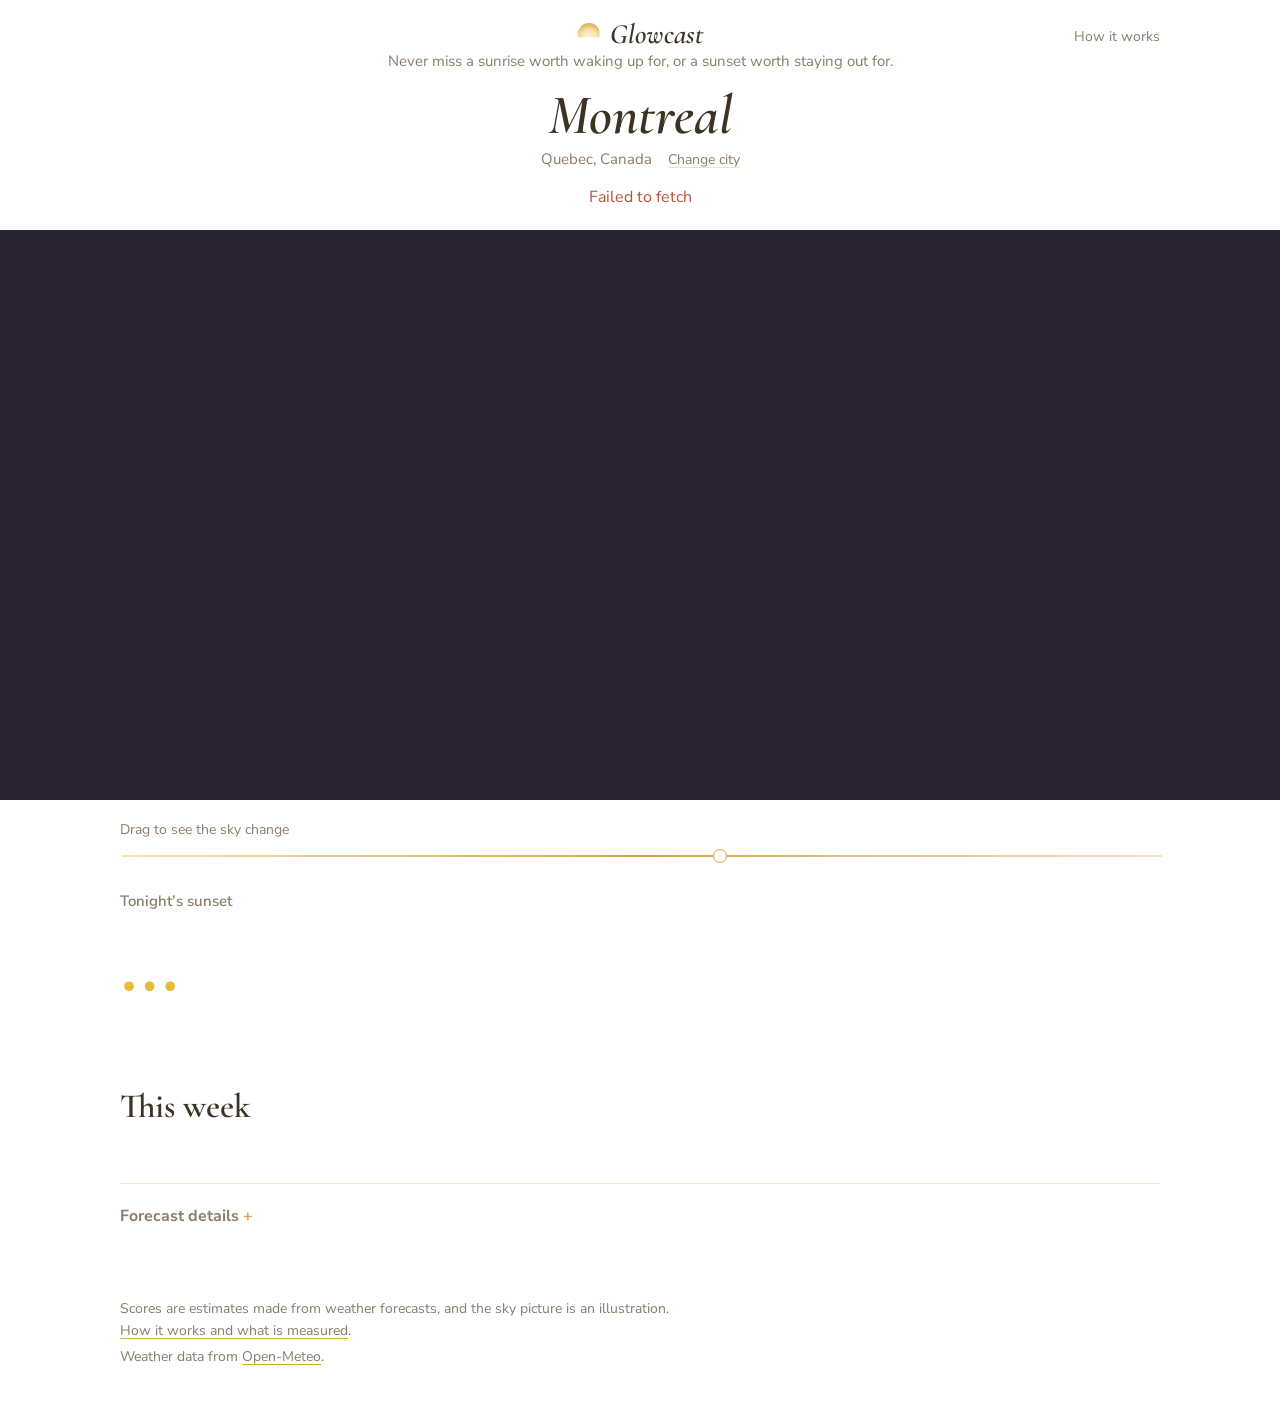
<file: index.html>
<!doctype html>
<html lang="en">
<head>
<meta charset="utf-8">
<meta name="viewport" content="width=device-width, initial-scale=1, viewport-fit=cover">
<title>Glowcast</title>
<meta name="description" content="Sunrise and sunset color forecast: times, golden hour, and how the sky is likely to look, from live cloud, humidity and aerosol forecasts.">
<meta name="theme-color" content="#ffffff">
<meta property="og:type" content="website">
<meta property="og:site_name" content="Glowcast">
<meta property="og:title" content="Glowcast">
<meta property="og:description" content="Never miss a sunrise worth waking up for, or a sunset worth staying out for.">
<meta property="og:url" content="https://jenniferwxg-sketch.github.io/sunset-forecast/">
<meta property="og:image" content="https://jenniferwxg-sketch.github.io/sunset-forecast/og.jpg">
<meta property="og:image:width" content="1200">
<meta property="og:image:height" content="630">
<meta property="og:image:alt" content="A sunset sky with the words Glowcast and Never miss a sunrise worth waking up for, or a sunset worth staying out for.">
<meta name="twitter:card" content="summary_large_image">
<meta name="twitter:title" content="Glowcast">
<meta name="twitter:description" content="Never miss a sunrise worth waking up for, or a sunset worth staying out for.">
<meta name="twitter:image" content="https://jenniferwxg-sketch.github.io/sunset-forecast/og.jpg">
<link rel="icon" type="image/png" sizes="32x32" href="favicon-32.png">
<link rel="apple-touch-icon" href="apple-touch-icon.png">
<link rel="icon" href="data:image/svg+xml,%3Csvg xmlns='http://www.w3.org/2000/svg' viewBox='0 0 32 32'%3E%3Ccircle cx='16' cy='20' r='9' fill='%23e9bb5c'/%3E%3Crect y='20' width='32' height='12' fill='%23f5e8d3'/%3E%3C/svg%3E">
<link rel="preconnect" href="https://fonts.googleapis.com">
<link rel="preconnect" href="https://fonts.gstatic.com" crossorigin>
<link rel="stylesheet" href="https://fonts.googleapis.com/css2?family=Cormorant+Garamond:ital,wght@0,500;0,600;0,700;1,500;1,600&family=Nunito+Sans:opsz,wght@6..12,400;6..12,600;6..12,700&family=DM+Mono:wght@400;500&display=swap">
<link rel="stylesheet" href="styles.css?v=27">
</head>
<body>
<!--BODY-->
<header class="top">
  <span aria-hidden="true"></span>
  <div class="brandbox">
    <a class="brand" href="./"><span class="mark" aria-hidden="true"></span>Glowcast</a>
    <p class="tagline">Never miss a sunrise worth waking up for, or a sunset worth staying out for.</p>
  </div>
  <a class="navlink" href="how.html">How it works</a>
</header>

<main class="page">
  <div class="wrap wrap-top">
    <section class="where">
      <div class="place">
        <h1><button id="city" class="city" type="button" aria-label="Change city"><span id="place-name">Montreal</span></button></h1>
      </div>
      <p class="region-row"><span id="place-region" class="region">Quebec, Canada</span><button id="change" class="textbtn" type="button">Change city</button></p>
    </section>
    <div id="search" class="search" hidden>
      <label for="q" class="sr">Search for a city</label>
      <input id="q" type="search" placeholder="Type a city or town" autocomplete="off">
      <ul id="results" class="results" hidden></ul>
      <button id="locate" class="textbtn" type="button">Use my location</button>
    </div>
    <p id="status" class="status" hidden></p>
  </div>

  <section id="hero" class="hero" aria-label="Sky preview">
    <div class="stage">
      <canvas id="sky" aria-label="Illustration of how the sky may look"></canvas>
      <p id="badge" class="badge" aria-live="polite" hidden></p>
    </div>
    <div class="wrap scrub">
      <p class="hint">Drag to see the sky change</p>
      <label for="scrub" class="sr">Preview time</label>
      <input id="scrub" type="range" min="-45" max="40" step="1" value="4">
      <p class="scrub-meta"><span id="scrub-label"></span></p>
    </div>
  </section>

  <div class="wrap">
    <section class="summary">
      <div class="verdict" id="verdict" data-tone="good">
        <p id="v-when" class="kicker">Tonight’s sunset</p>
        <h2 id="v-label" class="v-title">…</h2>
        <p id="v-line" class="v-line"></p>
        <p id="why" class="why"></p>
        <p id="v-conf" class="v-conf"></p>
      </div>
      <div id="facts" class="facts"></div>
    </section>

    <section class="block">
      <h3 class="heading">This week</h3>
      <div id="week" class="week"></div>
    </section>

    <section id="spots-panel" class="block" hidden>
      <h3 class="heading">Where to watch</h3>
      <p id="spots-dir" class="spots-dir"></p>
      <ol id="spots" class="spots"></ol>
    </section>

    <details class="block details">
      <summary>Forecast details</summary>
      <div class="details-body">
        <p id="score-line" class="score-line"></p>
        <h4>Score from each weather model</h4>
        <div id="models" class="models"></div>
        <h4>Weather at that moment</h4>
        <dl id="cond" class="cond"></dl>
      </div>
    </details>
  </div>
</main>

<footer class="foot">
  <p>Scores are estimates made from weather forecasts, and the sky picture is an illustration. <a href="how.html">How it works and what is measured</a>.</p>
  <p>Weather data from <a href="https://open-meteo.com/" target="_blank" rel="noopener">Open-Meteo</a>.</p>
</footer>
<!--/BODY-->
<script type="module" src="js/app.js?v=27"></script>
</body>
</html>
</file>
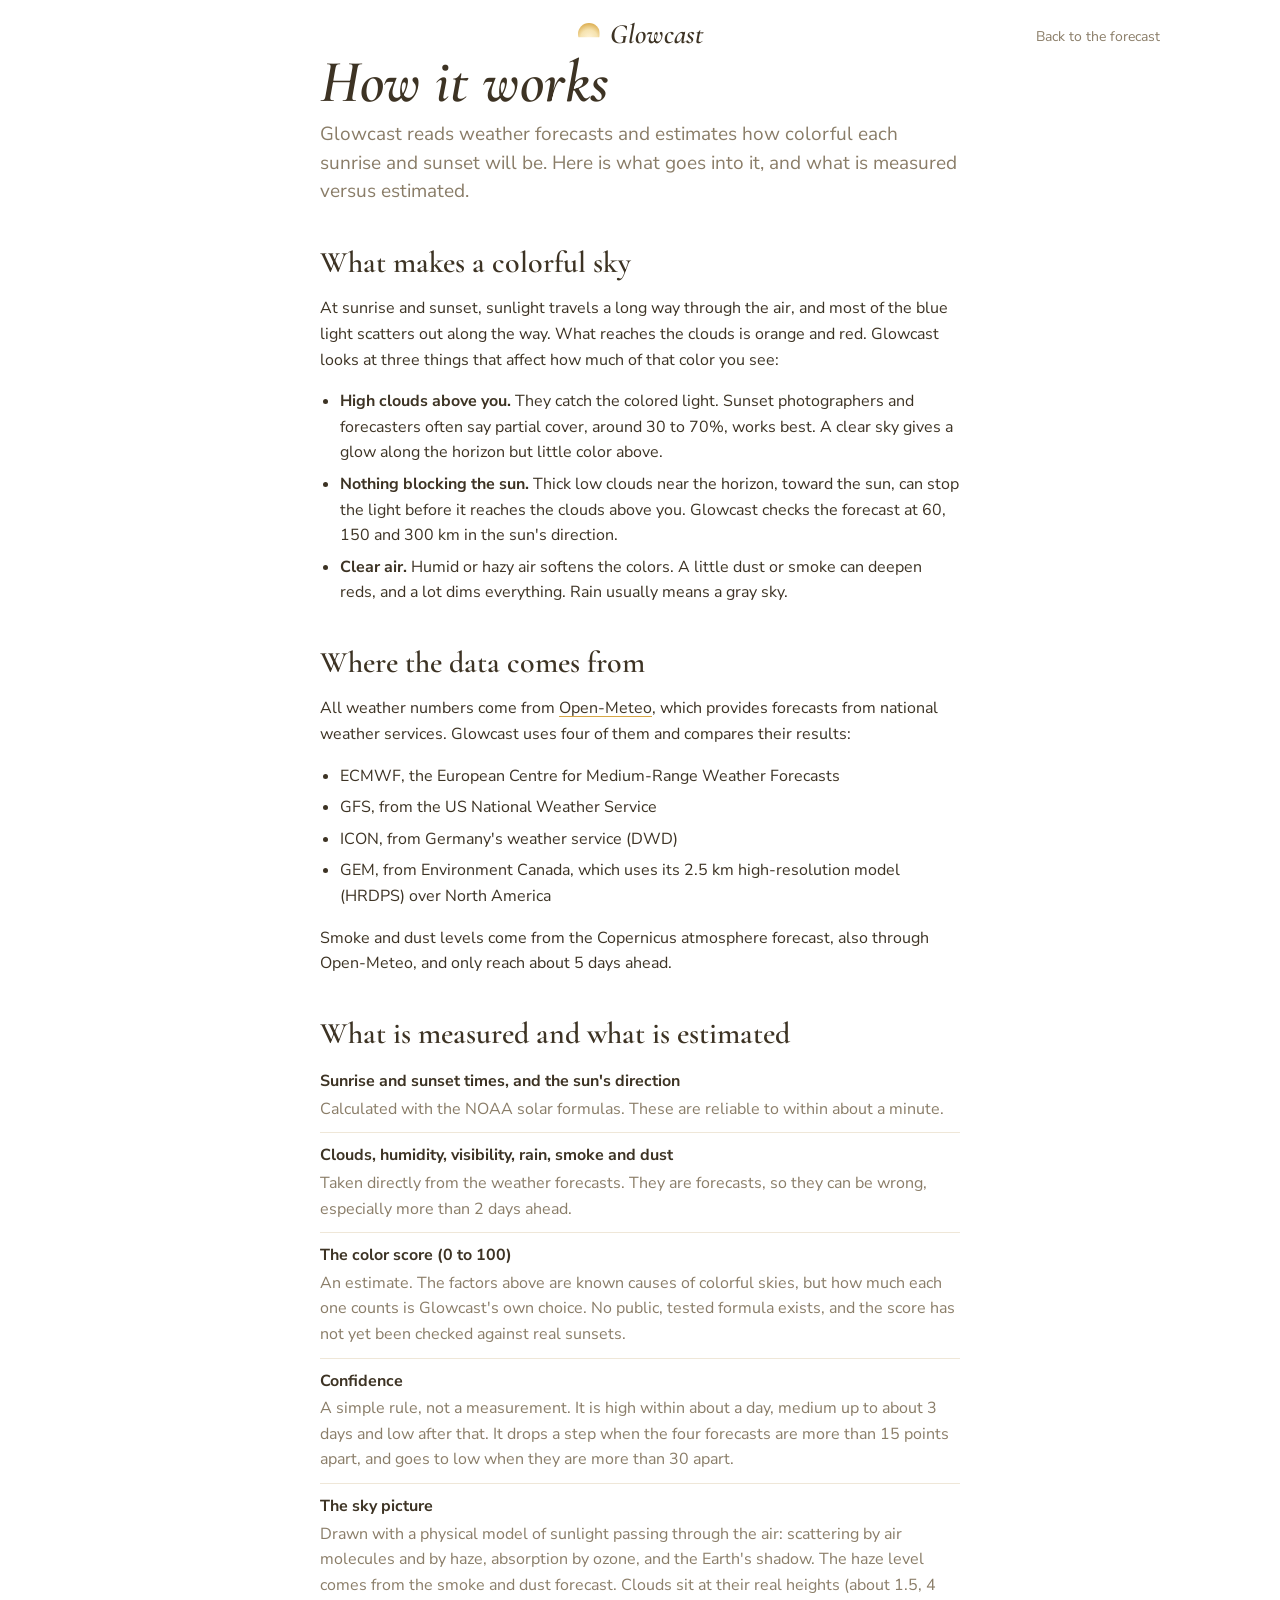
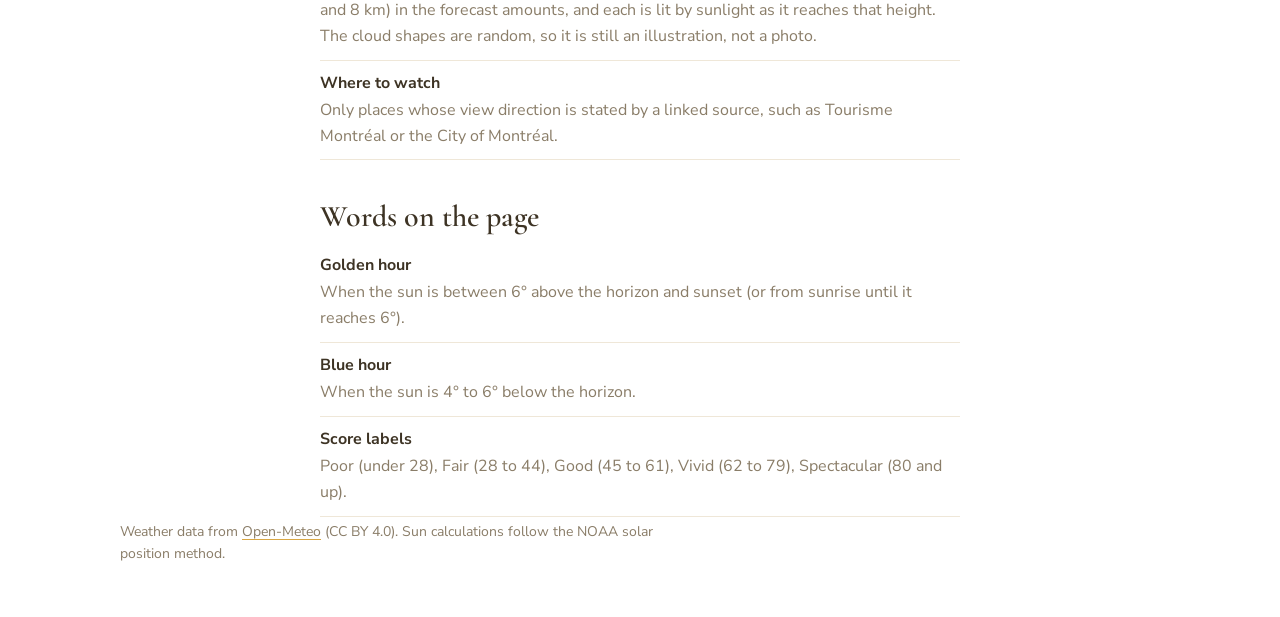
<file: how.html>
<!doctype html>
<html lang="en">
<head>
<meta charset="utf-8">
<meta name="viewport" content="width=device-width, initial-scale=1, viewport-fit=cover">
<title>How Glowcast works</title>
<meta name="description" content="Sunrise and sunset color forecast: times, golden hour, and how the sky is likely to look, from live cloud, humidity and aerosol forecasts.">
<meta name="theme-color" content="#ffffff">
<link rel="apple-touch-icon" href="apple-touch-icon.png">
<link rel="icon" href="data:image/svg+xml,%3Csvg xmlns='http://www.w3.org/2000/svg' viewBox='0 0 32 32'%3E%3Ccircle cx='16' cy='20' r='9' fill='%23e9bb5c'/%3E%3Crect y='20' width='32' height='12' fill='%23f5e8d3'/%3E%3C/svg%3E">
<link rel="preconnect" href="https://fonts.googleapis.com">
<link rel="preconnect" href="https://fonts.gstatic.com" crossorigin>
<link rel="stylesheet" href="https://fonts.googleapis.com/css2?family=Cormorant+Garamond:ital,wght@0,500;0,600;0,700;1,500;1,600&family=Nunito+Sans:opsz,wght@6..12,400;6..12,600;6..12,700&family=DM+Mono:wght@400;500&display=swap">
<link rel="stylesheet" href="styles.css?v=27">
</head>
<body>
<!--BODY-->
<header class="top">
  <span aria-hidden="true"></span>
  <div class="brandbox"><a class="brand" href="./"><span class="mark" aria-hidden="true"></span>Glowcast</a></div>
  <a class="navlink" href="./">Back to the forecast</a>
</header>
<main class="wrap prose">
  <section>
    <h1>How it works</h1>
    <p class="lede">Glowcast reads weather forecasts and estimates how colorful each sunrise and sunset will be. Here is what goes into it, and what is measured versus estimated.</p>

    <h2>What makes a colorful sky</h2>
    <p>At sunrise and sunset, sunlight travels a long way through the air, and most of the blue light scatters out along the way. What reaches the clouds is orange and red. Glowcast looks at three things that affect how much of that color you see:</p>
    <ul>
      <li><b>High clouds above you.</b> They catch the colored light. Sunset photographers and forecasters often say partial cover, around 30 to 70%, works best. A clear sky gives a glow along the horizon but little color above.</li>
      <li><b>Nothing blocking the sun.</b> Thick low clouds near the horizon, toward the sun, can stop the light before it reaches the clouds above you. Glowcast checks the forecast at 60, 150 and 300 km in the sun's direction.</li>
      <li><b>Clear air.</b> Humid or hazy air softens the colors. A little dust or smoke can deepen reds, and a lot dims everything. Rain usually means a gray sky.</li>
    </ul>

    <h2>Where the data comes from</h2>
    <p>All weather numbers come from <a href="https://open-meteo.com/" target="_blank" rel="noopener">Open-Meteo</a>, which provides forecasts from national weather services. Glowcast uses four of them and compares their results:</p>
    <ul>
      <li>ECMWF, the European Centre for Medium-Range Weather Forecasts</li>
      <li>GFS, from the US National Weather Service</li>
      <li>ICON, from Germany's weather service (DWD)</li>
      <li>GEM, from Environment Canada, which uses its 2.5 km high-resolution model (HRDPS) over North America</li>
    </ul>
    <p>Smoke and dust levels come from the Copernicus atmosphere forecast, also through Open-Meteo, and only reach about 5 days ahead.</p>

    <h2>What is measured and what is estimated</h2>
    <dl>
      <div><dt>Sunrise and sunset times, and the sun's direction</dt><dd>Calculated with the NOAA solar formulas. These are reliable to within about a minute.</dd></div>
      <div><dt>Clouds, humidity, visibility, rain, smoke and dust</dt><dd>Taken directly from the weather forecasts. They are forecasts, so they can be wrong, especially more than 2 days ahead.</dd></div>
      <div><dt>The color score (0 to 100)</dt><dd>An estimate. The factors above are known causes of colorful skies, but how much each one counts is Glowcast's own choice. No public, tested formula exists, and the score has not yet been checked against real sunsets.</dd></div>
      <div><dt>Confidence</dt><dd>A simple rule, not a measurement. It is high within about a day, medium up to about 3 days and low after that. It drops a step when the four forecasts are more than 15 points apart, and goes to low when they are more than 30 apart.</dd></div>
      <div><dt>The sky picture</dt><dd>Drawn with a physical model of sunlight passing through the air: scattering by air molecules and by haze, absorption by ozone, and the Earth's shadow. The haze level comes from the smoke and dust forecast. Clouds sit at their real heights (about 1.5, 4 and 8 km) in the forecast amounts, and each is lit by sunlight as it reaches that height. The cloud shapes are random, so it is still an illustration, not a photo.</dd></div>
      <div><dt>Where to watch</dt><dd>Only places whose view direction is stated by a linked source, such as Tourisme Montréal or the City of Montréal.</dd></div>
    </dl>

    <h2>Words on the page</h2>
    <dl>
      <div><dt>Golden hour</dt><dd>When the sun is between 6° above the horizon and sunset (or from sunrise until it reaches 6°).</dd></div>
      <div><dt>Blue hour</dt><dd>When the sun is 4° to 6° below the horizon.</dd></div>
      <div><dt>Score labels</dt><dd>Poor (under 28), Fair (28 to 44), Good (45 to 61), Vivid (62 to 79), Spectacular (80 and up).</dd></div>
    </dl>
  </section>
</main>
<footer class="foot">
  <p>Weather data from <a href="https://open-meteo.com/" target="_blank" rel="noopener">Open-Meteo</a> (CC BY 4.0). Sun calculations follow the NOAA solar position method.</p>
</footer>
</body>
</html>
</file>
<file: styles.css>
/* Layout: one calm column. Sky picture, then the answer in plain words, then the week and where to watch.
   White page, warm cream and butter accents, Cormorant Garamond for display, Nunito Sans for reading. */
:root {
  --bg: #ffffff;
  --cream: #fbf4e6;
  --sand: #efe3cc;
  --line: #efe7d8;
  --ink: #3d3324;
  --muted: #8a7d68;
  --gold: #d9a744;
  --gold-soft: #f6e3b0;
  --t-fire: #e0664a;
  --t-vivid: #ef9a3d;
  --t-good: #e5bd3a;
  --t-fair: #cfc4a8;
  --t-poor: #ece7de;
  --display: 'Cormorant Garamond', 'Cormorant', Garamond, 'Times New Roman', serif;
  --body: 'Nunito Sans', system-ui, -apple-system, 'Segoe UI', sans-serif;
  color-scheme: light;
}
* { box-sizing: border-box; }
[hidden] { display: none !important; }
html { -webkit-text-size-adjust: 100%; }
body { margin: 0; background: var(--bg); color: var(--ink); font: 16px/1.6 var(--body); }
a { color: inherit; text-decoration-color: var(--gold); text-underline-offset: 3px; }
a:hover { color: var(--t-vivid); }
button { font: inherit; color: inherit; cursor: pointer; }
:focus-visible { outline: 2px solid var(--gold); outline-offset: 3px; border-radius: 4px; }
.sr { position: absolute; width: 1px; height: 1px; overflow: hidden; clip: rect(0 0 0 0); }
[data-tone="fire"], .t-fire { --tone: var(--t-fire); }
[data-tone="vivid"], .t-vivid { --tone: var(--t-vivid); }
[data-tone="good"], .t-good { --tone: var(--t-good); }
[data-tone="fair"], .t-fair { --tone: var(--t-fair); }
[data-tone="poor"], .t-poor { --tone: var(--t-poor); }

.top, .wrap, .foot {
  max-width: 1080px;
  margin: 0 auto;
  padding-left: max(20px, env(safe-area-inset-left, 0px));
  padding-right: max(20px, env(safe-area-inset-right, 0px));
}
.top { display: grid; grid-template-columns: 1fr auto 1fr; align-items: start; gap: 16px; padding-block: 20px 4px; }
.top .navlink { justify-self: end; padding-top: 6px; }
.brandbox { display: flex; flex-direction: column; align-items: center; gap: 2px; text-align: center; }
.tagline { margin: 0; font: 400 15px/1.5 var(--body); color: var(--muted); max-width: 62ch; text-wrap: balance; }
.brand { display: flex; align-items: center; gap: 10px; font: italic 600 28px/1 var(--display); text-decoration: none; }
.mark { width: 22px; height: 22px; border-radius: 50%; background: radial-gradient(circle at 50% 70%, #fff3d6, var(--gold-soft) 45%, var(--gold) 85%); clip-path: inset(0 0 35% 0); }
.navlink { font-size: 14px; color: var(--muted); text-decoration: none; }
.navlink:hover { color: var(--ink); }

.page { display: flex; flex-direction: column; gap: 20px; padding-bottom: 64px; }
.wrap { display: flex; flex-direction: column; gap: 64px; width: 100%; }
.wrap-top { gap: 10px; padding-top: 10px; }
.where { display: flex; flex-direction: column; align-items: center; gap: 2px; text-align: center; padding-top: 0; }
.where .city { text-align: center; }
.wrap-top { align-items: center; }
.wrap-top .status { text-align: center; }
.where h1 { margin: 0; font: italic 600 clamp(38px, 4.6vw, 56px)/1 var(--display); letter-spacing: -0.01em; }
.region-row { margin: 0; display: flex; align-items: baseline; justify-content: center; gap: 16px; flex-wrap: wrap; }
.region { font: 400 15px/1.4 var(--body); color: var(--muted); }
.region-row .textbtn { padding: 4px 0; }
.city { border: 0; background: none; padding: 0; font: inherit; color: inherit; }
.city:hover { color: var(--t-vivid); }
.search { position: relative; display: flex; align-items: center; gap: 16px; width: 100%; max-width: 460px; }
.search input {
  flex: 1; min-width: 0; padding: 8px 2px; border: 0; border-bottom: 1px solid var(--sand);
  background: transparent; color: var(--ink); font: inherit; border-radius: 0;
}
.search input:focus { outline: none; border-bottom-color: var(--gold); }
.textbtn { border: 0; background: none; padding: 8px 0; font-size: 14px; color: var(--muted); white-space: nowrap; text-decoration: underline; text-decoration-color: var(--sand); text-underline-offset: 3px; }
.textbtn:hover { color: var(--ink); }
.results {
  position: absolute; z-index: 20; top: calc(100% + 6px); left: 0; right: 0; margin: 0; padding: 6px;
  list-style: none; background: #fff; border: 1px solid var(--line); border-radius: 14px; box-shadow: 0 16px 40px rgb(120 95 50 / 0.12);
}
.results button { display: flex; flex-direction: column; width: 100%; text-align: left; padding: 8px 10px; border: 0; border-radius: 10px; background: none; }
.results button:hover, .results button:focus-visible { background: var(--cream); }
.results span { color: var(--muted); font-size: 13px; }
.results .msg { padding: 8px 10px; color: var(--muted); }
.status { margin: 0; color: var(--muted); }
.status.err { color: #b4523a; }

/* Sky */
.hero { display: flex; flex-direction: column; gap: 14px; }
.stage { position: relative; height: clamp(340px, calc(100vh - 330px), 780px); background: #2a2230; }
.badge {
  position: absolute; left: max(20px, calc((100% - 1080px) / 2 + 20px)); bottom: 22px; margin: 0;
  display: flex; flex-direction: column; gap: 2px; max-width: calc(100% - 40px);
  padding: 10px 18px 12px; border-radius: 16px; color: #fff;
  background: rgb(28 20 18 / 0.42); backdrop-filter: blur(10px); -webkit-backdrop-filter: blur(10px);
}
.b-when { font: 600 13px/1.3 var(--body); opacity: 0.92; }
.b-label { font: 600 30px/1.05 var(--display); }
#sky { display: block; width: 100%; height: 100%; object-fit: cover; }
.scrub { gap: 0; padding-top: 6px; }
.scrub input { width: 100%; -webkit-appearance: none; appearance: none; height: 22px; background: transparent; }
.scrub input::-webkit-slider-runnable-track { height: 2px; border-radius: 999px; background: linear-gradient(90deg, var(--gold-soft), var(--gold), var(--sand)); }
.scrub input::-moz-range-track { height: 2px; border-radius: 999px; background: linear-gradient(90deg, var(--gold-soft), var(--gold), var(--sand)); }
.scrub input { height: 24px; }
.scrub input::-webkit-slider-thumb { -webkit-appearance: none; width: 14px; height: 14px; margin-top: -6px; border-radius: 50%; background: #fff; border: 1.5px solid var(--gold); cursor: grab; }
.scrub input::-moz-range-thumb { width: 11px; height: 11px; border-radius: 50%; background: #fff; border: 1.5px solid var(--gold); cursor: grab; }
.scrub input:active::-webkit-slider-thumb { cursor: grabbing; }
.scrub-meta { margin: 2px 0 0; font-size: 14px; color: var(--muted); }
.hint { margin: 0 0 2px; font: 400 14px/1.4 var(--body); color: var(--muted); }

/* Answer */
.summary { display: grid; grid-template-columns: 1.35fr 1fr; gap: 40px 64px; align-items: start; }
.verdict { min-width: 0; }
.kicker { margin: 0 0 6px; font: 600 15px/1.3 var(--body); color: var(--muted); }
.heading { margin: 0 0 18px; font: 600 34px/1.1 var(--display); }
.v-title { margin: 0; font: 600 clamp(56px, 8vw, 88px)/1 var(--display); color: var(--tone); }
.v-line { margin: 12px 0 0; font: 600 clamp(18px, 2vw, 21px)/1.45 var(--body); max-width: 40ch; text-wrap: pretty; }
.why { margin: 16px 0 0; color: var(--ink); max-width: 58ch; }
.v-conf { margin: 18px 0 0; font-size: 14px; color: var(--muted); max-width: 60ch; }
.facts { display: flex; flex-direction: column; padding-top: 4px; }
.f-label { margin: 0; font: 600 15px/1.3 var(--body); color: var(--muted); }
.f-time { margin: 2px 0 0; font: 600 52px/1 var(--display); font-variant-numeric: tabular-nums; }
.f-where { margin: 8px 0 0; color: var(--ink); }
.f-pairs { display: flex; flex-wrap: wrap; gap: 14px 28px; margin-top: 18px; }
.f-pair { display: flex; flex-direction: column; }
.f-k { font-size: 14px; color: var(--muted); }
.f-v { font: 600 22px/1.2 var(--display); white-space: nowrap; }

/* Week */
.week { display: grid; grid-template-columns: repeat(7, minmax(0, 1fr)); gap: 8px; }
.day { display: flex; flex-direction: column; gap: 10px; min-width: 0; }
.day h4 { margin: 0; font: 600 22px/1.1 var(--display); }
.pair { display: flex; gap: 6px; }
.slot { display: flex; flex-direction: column; align-items: center; gap: 4px; padding: 8px 8px 6px; border: 0; border-radius: 14px; background: none; }
.slot i { width: 18px; height: 18px; border-radius: 50%; background: var(--tone, var(--line)); box-shadow: 0 0 0 4px #fff, 0 0 0 5px transparent; transition: box-shadow 0.15s; }
.slot span { font-size: 11px; letter-spacing: 0.06em; text-transform: uppercase; color: var(--muted); }
.slot:hover { background: var(--cream); }
.slot.sel i { box-shadow: 0 0 0 4px #fff, 0 0 0 6px var(--tone); }
.slot.past { opacity: 0.45; }
.slot.none { cursor: default; opacity: 0.4; }

/* Where to watch */
.spots-dir { margin: -8px 0 20px; color: var(--muted); max-width: 60ch; }
.spots { margin: 0; padding: 0; list-style: none; display: grid; grid-template-columns: repeat(3, minmax(0, 1fr)); gap: 24px 40px; }
.spots li { display: flex; flex-direction: column; gap: 4px; min-width: 0; }
.spots b { font-weight: 700; }
.spots span { color: var(--muted); }
.spots a { font-size: 13px; color: var(--muted); }

/* Details */
.details { border-top: 1px solid var(--line); padding-top: 20px; margin-top: -24px; }
.score-line { margin: 16px 0 0; }
.details summary { cursor: pointer; font-weight: 700; color: var(--muted); list-style: none; }
.details summary::-webkit-details-marker { display: none; }
.details summary::after { content: ' +'; color: var(--gold); }
.details[open] summary::after { content: ' −'; }
.details-body h4 { margin: 24px 0 10px; font: 600 12px/1.3 var(--body); text-transform: uppercase; letter-spacing: 0.14em; color: var(--muted); }
.models { display: flex; flex-wrap: wrap; gap: 8px 24px; }
.model { color: var(--muted); }
.model b { color: var(--ink); margin-left: 4px; }
.model.mid b { color: var(--t-vivid); }
.cond { margin: 0; display: grid; grid-template-columns: repeat(4, minmax(0, 1fr)); gap: 12px 32px; }
.cond div { display: flex; justify-content: space-between; gap: 8px; padding: 6px 0; border-bottom: 1px solid var(--line); font-size: 14px; }
.cond dt { color: var(--muted); }
.cond dd { margin: 0; font-variant-numeric: tabular-nums; }

.foot { padding-block: 0 48px; color: var(--muted); font-size: 14px; }
.foot p { margin: 4px 0; max-width: 70ch; }

/* How it works page */
.prose { max-width: 680px; gap: 0; }
.prose h1 { margin: 0 0 8px; font: italic 600 clamp(40px, 6vw, 60px)/1 var(--display); }
.prose h2 { margin: 40px 0 8px; font: 600 30px/1.15 var(--display); }
.prose p, .prose li { color: var(--ink); }
.prose ul { padding-left: 20px; display: flex; flex-direction: column; gap: 6px; }
.prose .lede { margin-top: 8px; font: 400 19px/1.5 var(--body); color: var(--muted); }
.prose dl { margin: 0; }
.prose dl div { padding: 10px 0; border-bottom: 1px solid var(--line); }
.prose dt { font-weight: 700; }
.prose dd { margin: 2px 0 0; color: var(--muted); }

@media (max-width: 900px) {
  .summary { grid-template-columns: 1fr; }
  .spots { grid-template-columns: 1fr; gap: 16px; }
  .cond { grid-template-columns: repeat(2, minmax(0, 1fr)); }
  .week { grid-template-columns: repeat(7, 104px); overflow-x: auto; padding-bottom: 6px; scroll-snap-type: x mandatory; }
    .day { scroll-snap-align: start; }
}
@media (max-width: 600px) {
  .top { grid-template-columns: 1fr; justify-items: center; position: relative; padding-top: 48px; }
  .top > span:first-child { display: none; }
  .top .navlink { position: absolute; top: 14px; right: max(20px, env(safe-area-inset-right, 0px)); padding-top: 0; font-size: 13px; }
  .wrap { gap: 48px; }
  .search { max-width: 100%; }
  .stage { height: min(62vh, 560px); }
  .cond { grid-template-columns: 1fr; }
}
@media (prefers-reduced-motion: reduce) { * { transition: none !important; } }
</file>
